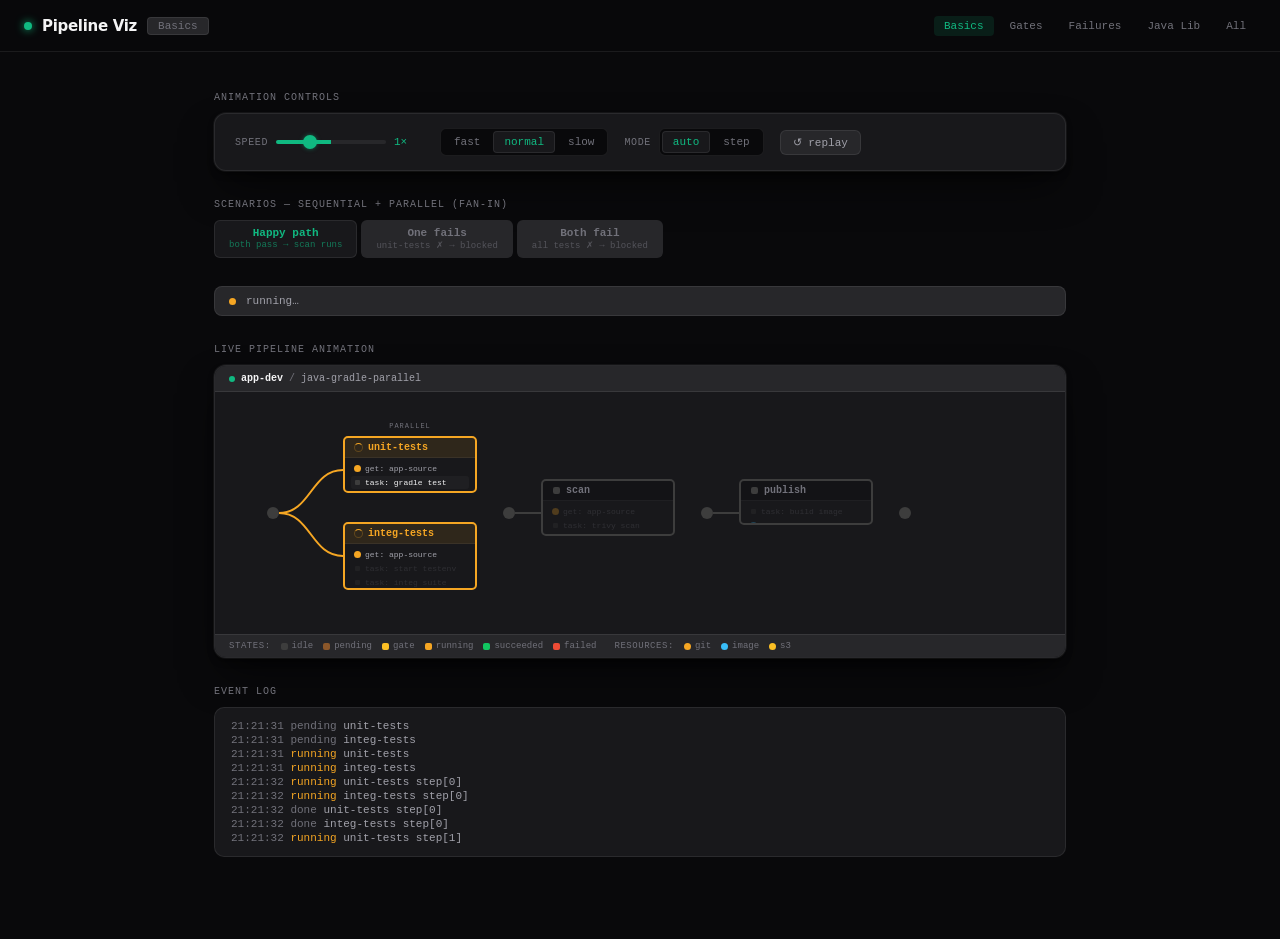
<file: demo/basics.html>
<!DOCTYPE html>
<html lang="en">
<head>
<meta charset="UTF-8"/>
<meta name="viewport" content="width=device-width,initial-scale=1.0"/>
<title>Pipeline Viz — Basics (Sequential + Parallel)</title>
<link rel="stylesheet" href="shared.css"/>
<script src="https://cdnjs.cloudflare.com/ajax/libs/gsap/3.12.5/gsap.min.js"></script>
</head>
<body>

<nav class="nav">
  <div class="nav-left">
    <div class="nav-dot"></div>
    <span class="nav-title">Pipeline Viz</span>
    <span class="nav-badge">Basics</span>
  </div>
  <div class="nav-links">
    <a class="nav-link active" href="basics.html">Basics</a>
    <a class="nav-link" href="gates.html">Gates</a>
    <a class="nav-link" href="failures.html">Failures</a>
    <a class="nav-link" href="java-lib.html">Java Lib</a>
    <a class="nav-link" href="index.html">All</a>
  </div>
</nav>

<div class="main">

  <!-- Controls -->
  <section>
    <div class="sec-title">Animation controls</div>
    <div class="ctrl-panel">
      <div class="ctrl-group">
        <span class="ctrl-lbl">speed</span>
        <input type="range" class="spd-slider" id="spd" min="0.2" max="3" step="0.1" value="1"/>
        <span class="spd-val" id="spd-val">1×</span>
      </div>
      <div class="ctrl-group">
        <div class="pill-grp" id="spd-presets">
          <button class="pill" data-v="0.4">fast</button>
          <button class="pill on" data-v="1">normal</button>
          <button class="pill" data-v="2.5">slow</button>
        </div>
      </div>
      <div class="ctrl-group">
        <span class="ctrl-lbl">mode</span>
        <div class="pill-grp" id="mode-grp">
          <button class="pill on" data-m="auto">auto</button>
          <button class="pill" data-m="manual">step</button>
        </div>
      </div>
      <button class="btn" id="replay-btn">↺ replay</button>
      <button class="btn btn-adv" id="adv-btn">▶ next job</button>
    </div>
  </section>

  <!-- Scenarios -->
  <section>
    <div class="sec-title">Scenarios — Sequential + Parallel (fan-in)</div>
    <div class="sc-tabs" id="sc-tabs">
      <button class="sc-tab on" data-s="happy">
        <span class="sc-name">Happy path</span>
        <span class="sc-sub">both pass → scan runs</span>
      </button>
      <button class="sc-tab" data-s="one-fail">
        <span class="sc-name">One fails</span>
        <span class="sc-sub">unit-tests ✗ → blocked</span>
      </button>
      <button class="sc-tab" data-s="both-fail">
        <span class="sc-name">Both fail</span>
        <span class="sc-sub">all tests ✗ → blocked</span>
      </button>
    </div>
  </section>

  <!-- Status -->
  <div class="status" id="status">
    <div class="s-dot" id="s-dot"></div>
    <span class="s-txt" id="s-txt">initialising…</span>
  </div>

  <!-- Pipeline -->
  <section>
    <div class="sec-title">Live pipeline animation</div>
    <div class="pl-wrap" id="pl-wrap">
      <div class="pv-root" id="pv-root"></div>
    </div>
  </section>

  <!-- Event log -->
  <section>
    <div class="sec-title">Event log</div>
    <div class="evlog" id="evlog">
      <div style="color:var(--subtle)">Waiting for events…</div>
    </div>
  </section>

</div>

<script src="shared.js"></script>
<script>
// ── Scenario data ──
const BASE = {
  name:'java-gradle-parallel', team:'app-dev', color:'#10b981',
  jobs:[
    { name:'unit-tests', parallelGroup:'tests', row:0, duration:1600,
      steps:[
        {label:'get: app-source',    type:'resource',resource_type:'git'},
        {label:'task: gradle test',  type:'task'},
        {label:'task: junit report', type:'task'},
      ]},
    { name:'integ-tests', parallelGroup:'tests', row:1, duration:2600,
      steps:[
        {label:'get: app-source',     type:'resource',resource_type:'git'},
        {label:'task: start testenv', type:'task'},
        {label:'task: integ suite',   type:'task'},
        {label:'task: teardown',      type:'task'},
      ]},
    { name:'scan', depends_on:['unit-tests','integ-tests'], duration:2200,
      steps:[
        {label:'get: app-source',       type:'resource',resource_type:'git'},
        {label:'task: trivy scan',      type:'task'},
        {label:'task: compliance gate', type:'task'},
      ]},
    { name:'publish', depends_on:['scan'], duration:1600,
      steps:[
        {label:'task: build image',type:'task'},
        {label:'put: app-image',   type:'resource',resource_type:'image'},
      ]},
  ]
}

const SCENARIOS = {
  happy: BASE,
  'one-fail': { ...BASE, name:'java-gradle-unit-fail',
    jobs:[ {...BASE.jobs[0],failAtStep:1}, ...BASE.jobs.slice(1) ]},
  'both-fail': { ...BASE, name:'java-gradle-both-fail',
    jobs:[ {...BASE.jobs[0],failAtStep:1}, {...BASE.jobs[1],failAtStep:2}, ...BASE.jobs.slice(2) ]},
}

PV.boot(SCENARIOS, 'happy')
</script>
</body>
</html>
</file>
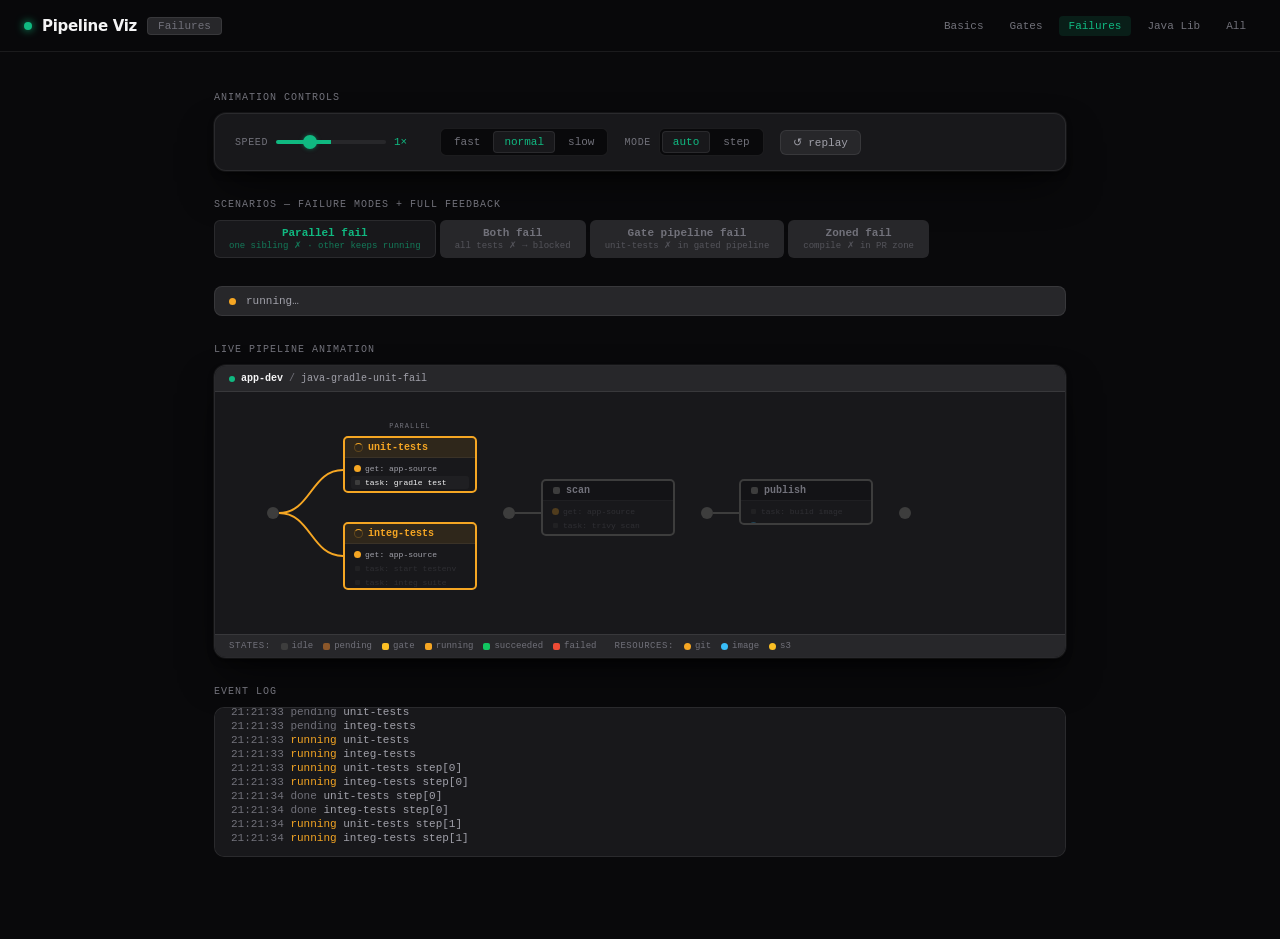
<file: demo/failures.html>
<!DOCTYPE html>
<html lang="en">
<head>
<meta charset="UTF-8"/>
<meta name="viewport" content="width=device-width,initial-scale=1.0"/>
<title>Pipeline Viz — Failures (Failure + Rollback + Full Feedback)</title>
<link rel="stylesheet" href="shared.css"/>
<script src="https://cdnjs.cloudflare.com/ajax/libs/gsap/3.12.5/gsap.min.js"></script>
</head>
<body>

<nav class="nav">
  <div class="nav-left">
    <div class="nav-dot"></div>
    <span class="nav-title">Pipeline Viz</span>
    <span class="nav-badge">Failures</span>
  </div>
  <div class="nav-links">
    <a class="nav-link" href="basics.html">Basics</a>
    <a class="nav-link" href="gates.html">Gates</a>
    <a class="nav-link active" href="failures.html">Failures</a>
    <a class="nav-link" href="java-lib.html">Java Lib</a>
    <a class="nav-link" href="index.html">All</a>
  </div>
</nav>

<div class="main">

  <!-- Controls -->
  <section>
    <div class="sec-title">Animation controls</div>
    <div class="ctrl-panel">
      <div class="ctrl-group">
        <span class="ctrl-lbl">speed</span>
        <input type="range" class="spd-slider" id="spd" min="0.2" max="3" step="0.1" value="1"/>
        <span class="spd-val" id="spd-val">1×</span>
      </div>
      <div class="ctrl-group">
        <div class="pill-grp" id="spd-presets">
          <button class="pill" data-v="0.4">fast</button>
          <button class="pill on" data-v="1">normal</button>
          <button class="pill" data-v="2.5">slow</button>
        </div>
      </div>
      <div class="ctrl-group">
        <span class="ctrl-lbl">mode</span>
        <div class="pill-grp" id="mode-grp">
          <button class="pill on" data-m="auto">auto</button>
          <button class="pill" data-m="manual">step</button>
        </div>
      </div>
      <button class="btn" id="replay-btn">↺ replay</button>
      <button class="btn btn-adv" id="adv-btn">▶ next job</button>
    </div>
  </section>

  <!-- Scenarios -->
  <section>
    <div class="sec-title">Scenarios — Failure modes + Full feedback</div>
    <div class="sc-tabs" id="sc-tabs">
      <button class="sc-tab on" data-s="one-fail">
        <span class="sc-name">Parallel fail</span>
        <span class="sc-sub">one sibling ✗ · other keeps running</span>
      </button>
      <button class="sc-tab" data-s="both-fail">
        <span class="sc-name">Both fail</span>
        <span class="sc-sub">all tests ✗ → blocked</span>
      </button>
      <button class="sc-tab" data-s="dj-test-fail">
        <span class="sc-name">Gate pipeline fail</span>
        <span class="sc-sub">unit-tests ✗ in gated pipeline</span>
      </button>
      <button class="sc-tab" data-s="jl-build-fail">
        <span class="sc-name">Zoned fail</span>
        <span class="sc-sub">compile ✗ in PR zone</span>
      </button>
    </div>
  </section>

  <!-- Status -->
  <div class="status" id="status">
    <div class="s-dot" id="s-dot"></div>
    <span class="s-txt" id="s-txt">initialising…</span>
  </div>

  <!-- Pipeline -->
  <section>
    <div class="sec-title">Live pipeline animation</div>
    <div class="pl-wrap" id="pl-wrap">
      <div class="pv-root" id="pv-root"></div>
    </div>
  </section>

  <!-- Event log -->
  <section>
    <div class="sec-title">Event log</div>
    <div class="evlog" id="evlog">
      <div style="color:var(--subtle)">Waiting for events…</div>
    </div>
  </section>

</div>

<script src="shared.js"></script>
<script>
// ── Basic parallel pipeline (for one-fail, both-fail) ──
const BASIC = {
  name:'java-gradle-parallel', team:'app-dev', color:'#10b981',
  jobs:[
    { name:'unit-tests', parallelGroup:'tests', row:0, duration:1600,
      steps:[
        {label:'get: app-source',    type:'resource',resource_type:'git'},
        {label:'task: gradle test',  type:'task'},
        {label:'task: junit report', type:'task'},
      ]},
    { name:'integ-tests', parallelGroup:'tests', row:1, duration:2600,
      steps:[
        {label:'get: app-source',     type:'resource',resource_type:'git'},
        {label:'task: start testenv', type:'task'},
        {label:'task: integ suite',   type:'task'},
        {label:'task: teardown',      type:'task'},
      ]},
    { name:'scan', depends_on:['unit-tests','integ-tests'], duration:2200,
      steps:[
        {label:'get: app-source',       type:'resource',resource_type:'git'},
        {label:'task: trivy scan',      type:'task'},
        {label:'task: compliance gate', type:'task'},
      ]},
    { name:'publish', depends_on:['scan'], duration:1600,
      steps:[
        {label:'task: build image',type:'task'},
        {label:'put: app-image',   type:'resource',resource_type:'image'},
      ]},
  ]
}

// ── Developer journey base (for dj-test-fail) ──
const DJ_BASE = {
  name:'developer-journey', team:'platform', color:'#a78bfa',
  jobs:[
    { name:'code-push', duration:800,
      steps:[
        {label:'get: source',type:'resource',resource_type:'git'},
        {label:'task: lint',type:'task'},
      ]},
    { name:'unit-tests', parallelGroup:'tests', row:0, depends_on:['code-push'], duration:1600,
      steps:[
        {label:'get: source',type:'resource',resource_type:'git'},
        {label:'task: unit suite',type:'task'},
        {label:'task: coverage',type:'task'},
      ]},
    { name:'integ-tests', parallelGroup:'tests', row:1, depends_on:['code-push'], duration:2200,
      steps:[
        {label:'get: source',type:'resource',resource_type:'git'},
        {label:'task: start env',type:'task'},
        {label:'task: integ suite',type:'task'},
        {label:'task: teardown',type:'task'},
      ]},
    { name:'code-review', depends_on:['unit-tests','integ-tests'], duration:1200, gate:'approval', gateDelay:2000,
      steps:[
        {label:'gate: approval',type:'gate'},
        {label:'task: merge check',type:'task'},
      ]},
    { name:'build-image', depends_on:['code-review'], duration:1400,
      steps:[
        {label:'task: docker build',type:'task'},
        {label:'put: app-image',type:'resource',resource_type:'image'},
      ]},
    { name:'deploy-dev', depends_on:['build-image'], duration:1200,
      steps:[
        {label:'get: app-image',type:'resource',resource_type:'image'},
        {label:'task: helm upgrade',type:'task'},
        {label:'task: health check',type:'task'},
      ]},
    { name:'smoke-tests', parallelGroup:'qa', row:0, depends_on:['deploy-dev'], duration:1800,
      steps:[
        {label:'task: smoke suite',type:'task'},
        {label:'task: api checks',type:'task'},
      ]},
    { name:'qa-signoff', parallelGroup:'qa', row:1, depends_on:['deploy-dev'], duration:2200, gate:'approval', gateDelay:1800,
      steps:[
        {label:'gate: approval',type:'gate'},
        {label:'task: qa checklist',type:'task'},
      ]},
    { name:'deploy-staging', depends_on:['smoke-tests','qa-signoff'], duration:1400,
      steps:[
        {label:'get: app-image',type:'resource',resource_type:'image'},
        {label:'task: helm upgrade',type:'task'},
        {label:'task: verify',type:'task'},
      ]},
    { name:'deploy-prod', depends_on:['deploy-staging'], duration:1600,
      steps:[
        {label:'get: app-image',type:'resource',resource_type:'image'},
        {label:'task: helm upgrade',type:'task'},
        {label:'task: health check',type:'task'},
        {label:'put: notify',type:'resource',resource_type:'notify'},
      ]},
    { name:'notify-slack', fanOutGroup:'notify', row:0, depends_on:['deploy-prod'], duration:800,
      steps:[
        {label:'put: slack',type:'resource',resource_type:'notify'},
      ]},
    { name:'update-dashboard', fanOutGroup:'notify', row:1, depends_on:['deploy-prod'], duration:1000,
      steps:[
        {label:'task: update metrics',type:'task'},
        {label:'put: dashboard',type:'resource',resource_type:'notify'},
      ]},
  ]
}

// ── Java Library base (for jl-build-fail) ──
const JL_BASE = {
  name:'java-lib-publish', team:'platform', color:'#a78bfa',
  zones:[
    { id:'pr', label:'PR \u2014 Feature Branch', color:'#38bdf8' },
    { id:'release', label:'Release \u2014 Main Branch', color:'#10b981' },
  ],
  jobs:[
    { name:'pr-triggered', zone:'pr', timing:'flash',
      steps:[{label:'get: source',type:'resource',resource_type:'git'}]},
    { name:'compile-and-test', zone:'pr', parallelGroup:'checks', row:0,
      depends_on:['pr-triggered'], timing:'slow',
      steps:[
        {label:'task: gradle build',type:'task'},
        {label:'task: unit tests',type:'task'},
        {label:'task: test report',type:'task'},
      ]},
    { name:'code-quality', zone:'pr', parallelGroup:'checks', row:1,
      depends_on:['pr-triggered'], timing:'steady',
      steps:[
        {label:'task: checkstyle',type:'task'},
        {label:'task: spotbugs',type:'task'},
      ]},
    { name:'publish-snapshot', zone:'pr',
      depends_on:['compile-and-test','code-quality'], timing:'steady',
      steps:[
        {label:'task: gradle publish',type:'task'},
        {label:'put: snapshot-jar',type:'resource',resource_type:'s3'},
      ]},
    { name:'report-status', zone:'pr', parallelGroup:'verify', row:0,
      depends_on:['publish-snapshot'], timing:'flash',
      steps:[{label:'task: POST status \u2192 SCM',type:'task'}]},
    { name:'security-scan', zone:'pr', parallelGroup:'verify', row:1,
      depends_on:['publish-snapshot'], timing:'crawl',
      steps:[
        {label:'task: trigger scan API',type:'task'},
        {label:'task: poll results',type:'task'},
      ]},
    { name:'review-gate', zone:'pr',
      depends_on:['report-status','security-scan'],
      timing:'quick', gate:'approval', gateTiming:'slow',
      gateActor:'Reviewers', gateActorColor:'#f472b6',
      steps:[
        {label:'gate: code review',type:'gate'},
        {label:'task: review checklist',type:'task'},
      ]},
    { name:'consumer-test', zone:'pr',
      depends_on:['review-gate'], timing:'slow',
      steps:[
        {label:'get: snapshot-jar',type:'resource',resource_type:'s3'},
        {label:'task: include in downstream',type:'task'},
        {label:'task: gradle test',type:'task'},
      ]},
    { name:'merge-approval', zone:'pr',
      depends_on:['consumer-test'],
      timing:'quick', gate:'approval', gateTiming:'steady',
      gateActor:'CODEOWNERS', gateActorColor:'#60a5fa',
      steps:[{label:'gate: team approval',type:'gate'}]},
    { name:'merge-triggered', zone:'release',
      depends_on:['merge-approval'], timing:'flash',
      steps:[{label:'get: source (main)',type:'resource',resource_type:'git'}]},
    { name:'rebase-check', zone:'release',
      depends_on:['merge-triggered'], timing:'quick',
      steps:[
        {label:'task: check rebase needed',type:'task'},
        {label:'task: fast-forward merge',type:'task'},
      ]},
    { name:'release-build', zone:'release', parallelGroup:'release-prep', row:0,
      depends_on:['rebase-check'], timing:'slow',
      steps:[
        {label:'task: gradle build',type:'task'},
        {label:'task: full test suite',type:'task'},
      ]},
    { name:'changelog', zone:'release', parallelGroup:'release-prep', row:1,
      depends_on:['rebase-check'], timing:'quick',
      steps:[{label:'task: generate changelog',type:'task'}]},
    { name:'set-semver', zone:'release',
      depends_on:['release-build','changelog'], timing:'flash',
      steps:[
        {label:'task: determine bump',type:'task'},
        {label:'task: set version',type:'task'},
      ]},
    { name:'publish-release', zone:'release',
      depends_on:['set-semver'], timing:'steady',
      steps:[
        {label:'task: gradle publish',type:'task'},
        {label:'put: release-jar',type:'resource',resource_type:'s3'},
      ]},
    { name:'notify-teams', zone:'release', fanOutGroup:'post-release', row:0,
      depends_on:['publish-release'], timing:'flash',
      steps:[{label:'put: slack',type:'resource',resource_type:'notify'}]},
    { name:'tag-release', zone:'release', fanOutGroup:'post-release', row:1,
      depends_on:['publish-release'], timing:'quick',
      steps:[
        {label:'task: git tag',type:'task'},
        {label:'task: push tag',type:'task'},
      ]},
  ]
}

const SCENARIOS = {
  'one-fail': { ...BASIC, name:'java-gradle-unit-fail',
    jobs:[ {...BASIC.jobs[0],failAtStep:1}, ...BASIC.jobs.slice(1) ]},
  'both-fail': { ...BASIC, name:'java-gradle-both-fail',
    jobs:[ {...BASIC.jobs[0],failAtStep:1}, {...BASIC.jobs[1],failAtStep:2}, ...BASIC.jobs.slice(2) ]},
  'dj-test-fail': { ...DJ_BASE, name:'dj-test-fails',
    jobs: DJ_BASE.jobs.map(j => j.name==='unit-tests' ? {...j, failAtStep:1} : j) },
  'jl-build-fail': { ...JL_BASE, name:'jl-build-fails',
    jobs: JL_BASE.jobs.map(j => j.name==='compile-and-test' ? {...j, failAtStep:1} : j) },
}

PV.boot(SCENARIOS, 'one-fail')
</script>
</body>
</html>
</file>
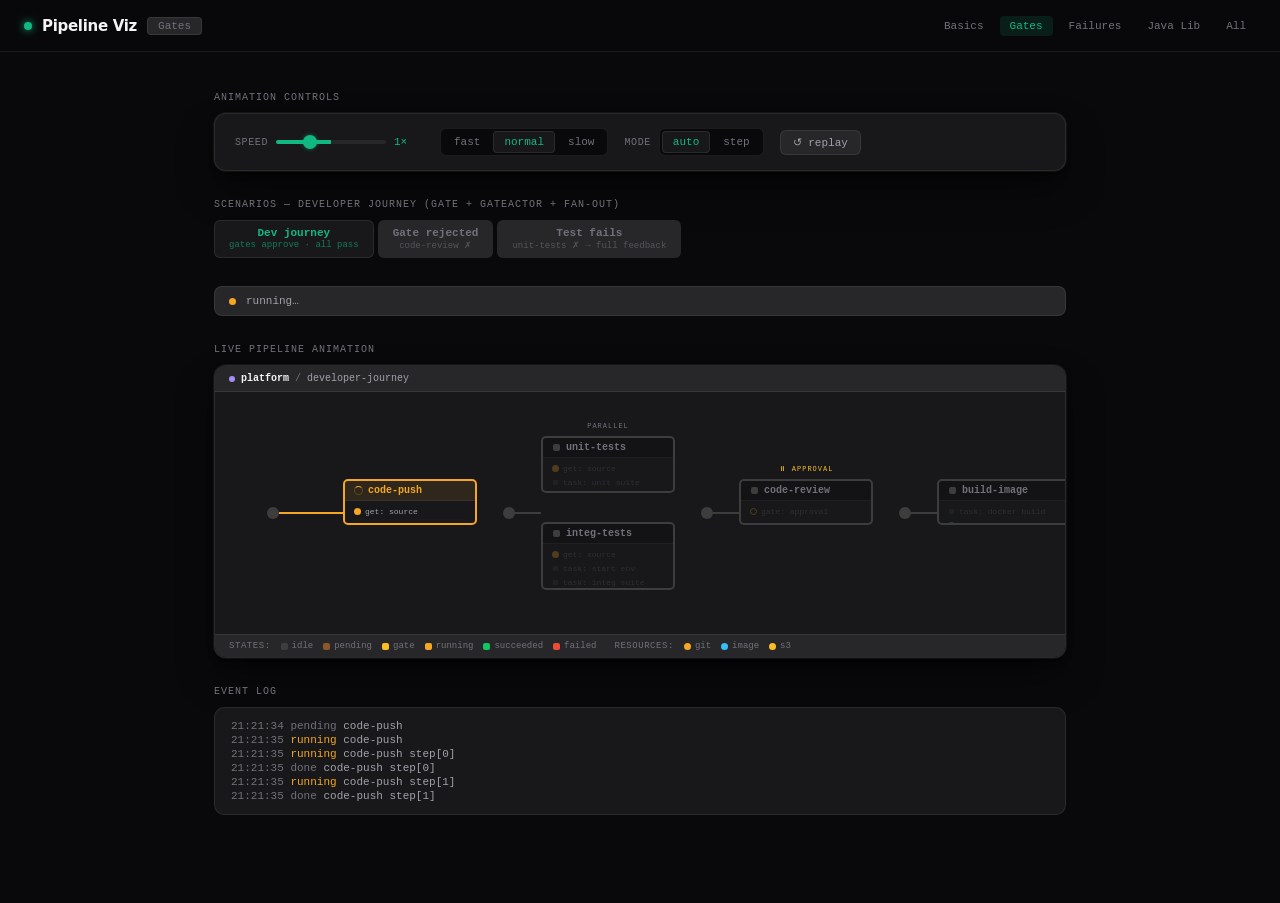
<file: demo/gates.html>
<!DOCTYPE html>
<html lang="en">
<head>
<meta charset="UTF-8"/>
<meta name="viewport" content="width=device-width,initial-scale=1.0"/>
<title>Pipeline Viz — Gates (Gate + gateActor + Fan-out)</title>
<link rel="stylesheet" href="shared.css"/>
<script src="https://cdnjs.cloudflare.com/ajax/libs/gsap/3.12.5/gsap.min.js"></script>
</head>
<body>

<nav class="nav">
  <div class="nav-left">
    <div class="nav-dot"></div>
    <span class="nav-title">Pipeline Viz</span>
    <span class="nav-badge">Gates</span>
  </div>
  <div class="nav-links">
    <a class="nav-link" href="basics.html">Basics</a>
    <a class="nav-link active" href="gates.html">Gates</a>
    <a class="nav-link" href="failures.html">Failures</a>
    <a class="nav-link" href="java-lib.html">Java Lib</a>
    <a class="nav-link" href="index.html">All</a>
  </div>
</nav>

<div class="main">

  <!-- Controls -->
  <section>
    <div class="sec-title">Animation controls</div>
    <div class="ctrl-panel">
      <div class="ctrl-group">
        <span class="ctrl-lbl">speed</span>
        <input type="range" class="spd-slider" id="spd" min="0.2" max="3" step="0.1" value="1"/>
        <span class="spd-val" id="spd-val">1×</span>
      </div>
      <div class="ctrl-group">
        <div class="pill-grp" id="spd-presets">
          <button class="pill" data-v="0.4">fast</button>
          <button class="pill on" data-v="1">normal</button>
          <button class="pill" data-v="2.5">slow</button>
        </div>
      </div>
      <div class="ctrl-group">
        <span class="ctrl-lbl">mode</span>
        <div class="pill-grp" id="mode-grp">
          <button class="pill on" data-m="auto">auto</button>
          <button class="pill" data-m="manual">step</button>
        </div>
      </div>
      <button class="btn" id="replay-btn">↺ replay</button>
      <button class="btn btn-adv" id="adv-btn">▶ next job</button>
    </div>
  </section>

  <!-- Scenarios -->
  <section>
    <div class="sec-title">Scenarios — Developer journey (gate + gateActor + fan-out)</div>
    <div class="sc-tabs" id="sc-tabs">
      <button class="sc-tab on" data-s="dj-happy">
        <span class="sc-name">Dev journey</span>
        <span class="sc-sub">gates approve · all pass</span>
      </button>
      <button class="sc-tab" data-s="dj-gate-reject">
        <span class="sc-name">Gate rejected</span>
        <span class="sc-sub">code-review ✗</span>
      </button>
      <button class="sc-tab" data-s="dj-test-fail">
        <span class="sc-name">Test fails</span>
        <span class="sc-sub">unit-tests ✗ → full feedback</span>
      </button>
    </div>
  </section>

  <!-- Status -->
  <div class="status" id="status">
    <div class="s-dot" id="s-dot"></div>
    <span class="s-txt" id="s-txt">initialising…</span>
  </div>

  <!-- Pipeline -->
  <section>
    <div class="sec-title">Live pipeline animation</div>
    <div class="pl-wrap" id="pl-wrap">
      <div class="pv-root" id="pv-root"></div>
    </div>
  </section>

  <!-- Event log -->
  <section>
    <div class="sec-title">Event log</div>
    <div class="evlog" id="evlog">
      <div style="color:var(--subtle)">Waiting for events…</div>
    </div>
  </section>

</div>

<script src="shared.js"></script>
<script>
// ── Scenario data ──
const DJ_BASE = {
  name:'developer-journey', team:'platform', color:'#a78bfa',
  jobs:[
    { name:'code-push', duration:800,
      steps:[
        {label:'get: source',type:'resource',resource_type:'git'},
        {label:'task: lint',type:'task'},
      ]},
    { name:'unit-tests', parallelGroup:'tests', row:0, depends_on:['code-push'], duration:1600,
      steps:[
        {label:'get: source',type:'resource',resource_type:'git'},
        {label:'task: unit suite',type:'task'},
        {label:'task: coverage',type:'task'},
      ]},
    { name:'integ-tests', parallelGroup:'tests', row:1, depends_on:['code-push'], duration:2200,
      steps:[
        {label:'get: source',type:'resource',resource_type:'git'},
        {label:'task: start env',type:'task'},
        {label:'task: integ suite',type:'task'},
        {label:'task: teardown',type:'task'},
      ]},
    { name:'code-review', depends_on:['unit-tests','integ-tests'], duration:1200, gate:'approval', gateDelay:2000,
      steps:[
        {label:'gate: approval',type:'gate'},
        {label:'task: merge check',type:'task'},
      ]},
    { name:'build-image', depends_on:['code-review'], duration:1400,
      steps:[
        {label:'task: docker build',type:'task'},
        {label:'put: app-image',type:'resource',resource_type:'image'},
      ]},
    { name:'deploy-dev', depends_on:['build-image'], duration:1200,
      steps:[
        {label:'get: app-image',type:'resource',resource_type:'image'},
        {label:'task: helm upgrade',type:'task'},
        {label:'task: health check',type:'task'},
      ]},
    { name:'smoke-tests', parallelGroup:'qa', row:0, depends_on:['deploy-dev'], duration:1800,
      steps:[
        {label:'task: smoke suite',type:'task'},
        {label:'task: api checks',type:'task'},
      ]},
    { name:'qa-signoff', parallelGroup:'qa', row:1, depends_on:['deploy-dev'], duration:2200, gate:'approval', gateDelay:1800,
      steps:[
        {label:'gate: approval',type:'gate'},
        {label:'task: qa checklist',type:'task'},
      ]},
    { name:'deploy-staging', depends_on:['smoke-tests','qa-signoff'], duration:1400,
      steps:[
        {label:'get: app-image',type:'resource',resource_type:'image'},
        {label:'task: helm upgrade',type:'task'},
        {label:'task: verify',type:'task'},
      ]},
    { name:'deploy-prod', depends_on:['deploy-staging'], duration:1600,
      steps:[
        {label:'get: app-image',type:'resource',resource_type:'image'},
        {label:'task: helm upgrade',type:'task'},
        {label:'task: health check',type:'task'},
        {label:'put: notify',type:'resource',resource_type:'notify'},
      ]},
    { name:'notify-slack', fanOutGroup:'notify', row:0, depends_on:['deploy-prod'], duration:800,
      steps:[
        {label:'put: slack',type:'resource',resource_type:'notify'},
      ]},
    { name:'update-dashboard', fanOutGroup:'notify', row:1, depends_on:['deploy-prod'], duration:1000,
      steps:[
        {label:'task: update metrics',type:'task'},
        {label:'put: dashboard',type:'resource',resource_type:'notify'},
      ]},
  ]
}

const SCENARIOS = {
  'dj-happy': DJ_BASE,
  'dj-gate-reject': { ...DJ_BASE, name:'dj-gate-rejected',
    jobs: DJ_BASE.jobs.map(j => j.name==='code-review' ? {...j, failAtStep:0} : j) },
  'dj-test-fail': { ...DJ_BASE, name:'dj-test-fails',
    jobs: DJ_BASE.jobs.map(j => j.name==='unit-tests' ? {...j, failAtStep:1} : j) },
}

PV.boot(SCENARIOS, 'dj-happy')
</script>
</body>
</html>
</file>
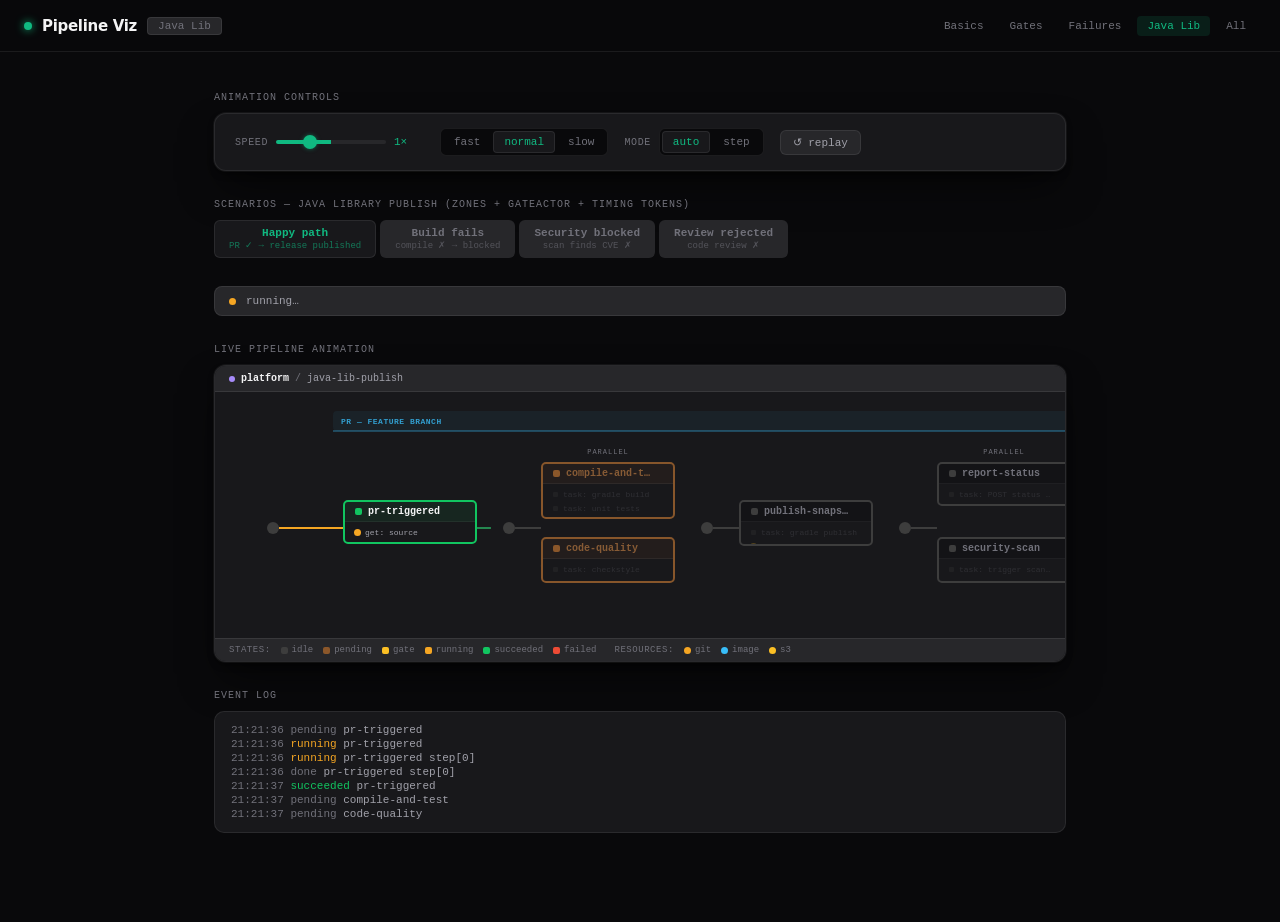
<file: demo/java-lib.html>
<!DOCTYPE html>
<html lang="en">
<head>
<meta charset="UTF-8"/>
<meta name="viewport" content="width=device-width,initial-scale=1.0"/>
<title>Pipeline Viz — Java Library Publish (Zones + Timing Tokens)</title>
<link rel="stylesheet" href="shared.css"/>
<script src="https://cdnjs.cloudflare.com/ajax/libs/gsap/3.12.5/gsap.min.js"></script>
</head>
<body>

<nav class="nav">
  <div class="nav-left">
    <div class="nav-dot"></div>
    <span class="nav-title">Pipeline Viz</span>
    <span class="nav-badge">Java Lib</span>
  </div>
  <div class="nav-links">
    <a class="nav-link" href="basics.html">Basics</a>
    <a class="nav-link" href="gates.html">Gates</a>
    <a class="nav-link" href="failures.html">Failures</a>
    <a class="nav-link active" href="java-lib.html">Java Lib</a>
    <a class="nav-link" href="index.html">All</a>
  </div>
</nav>

<div class="main">

  <!-- Controls -->
  <section>
    <div class="sec-title">Animation controls</div>
    <div class="ctrl-panel">
      <div class="ctrl-group">
        <span class="ctrl-lbl">speed</span>
        <input type="range" class="spd-slider" id="spd" min="0.2" max="3" step="0.1" value="1"/>
        <span class="spd-val" id="spd-val">1×</span>
      </div>
      <div class="ctrl-group">
        <div class="pill-grp" id="spd-presets">
          <button class="pill" data-v="0.4">fast</button>
          <button class="pill on" data-v="1">normal</button>
          <button class="pill" data-v="2.5">slow</button>
        </div>
      </div>
      <div class="ctrl-group">
        <span class="ctrl-lbl">mode</span>
        <div class="pill-grp" id="mode-grp">
          <button class="pill on" data-m="auto">auto</button>
          <button class="pill" data-m="manual">step</button>
        </div>
      </div>
      <button class="btn" id="replay-btn">↺ replay</button>
      <button class="btn btn-adv" id="adv-btn">▶ next job</button>
    </div>
  </section>

  <!-- Scenarios -->
  <section>
    <div class="sec-title">Scenarios — Java Library Publish (zones + gateActor + timing tokens)</div>
    <div class="sc-tabs" id="sc-tabs">
      <button class="sc-tab on" data-s="jl-happy">
        <span class="sc-name">Happy path</span>
        <span class="sc-sub">PR ✓ → release published</span>
      </button>
      <button class="sc-tab" data-s="jl-build-fail">
        <span class="sc-name">Build fails</span>
        <span class="sc-sub">compile ✗ → blocked</span>
      </button>
      <button class="sc-tab" data-s="jl-security-block">
        <span class="sc-name">Security blocked</span>
        <span class="sc-sub">scan finds CVE ✗</span>
      </button>
      <button class="sc-tab" data-s="jl-review-reject">
        <span class="sc-name">Review rejected</span>
        <span class="sc-sub">code review ✗</span>
      </button>
    </div>
  </section>

  <!-- Status -->
  <div class="status" id="status">
    <div class="s-dot" id="s-dot"></div>
    <span class="s-txt" id="s-txt">initialising…</span>
  </div>

  <!-- Pipeline -->
  <section>
    <div class="sec-title">Live pipeline animation</div>
    <div class="pl-wrap" id="pl-wrap">
      <div class="pv-root" id="pv-root"></div>
    </div>
  </section>

  <!-- Event log -->
  <section>
    <div class="sec-title">Event log</div>
    <div class="evlog" id="evlog">
      <div style="color:var(--subtle)">Waiting for events…</div>
    </div>
  </section>

</div>

<script src="shared.js"></script>
<script>
// ── Scenario data ──
const JL_BASE = {
  name:'java-lib-publish', team:'platform', color:'#a78bfa',
  zones:[
    { id:'pr', label:'PR \u2014 Feature Branch', color:'#38bdf8' },
    { id:'release', label:'Release \u2014 Main Branch', color:'#10b981' },
  ],
  jobs:[
    // ── PR ZONE ──
    { name:'pr-triggered', zone:'pr', timing:'flash',
      steps:[
        {label:'get: source',type:'resource',resource_type:'git'},
      ]},
    { name:'compile-and-test', zone:'pr', parallelGroup:'checks', row:0,
      depends_on:['pr-triggered'], timing:'slow',
      steps:[
        {label:'task: gradle build',type:'task'},
        {label:'task: unit tests',type:'task'},
        {label:'task: test report',type:'task'},
      ]},
    { name:'code-quality', zone:'pr', parallelGroup:'checks', row:1,
      depends_on:['pr-triggered'], timing:'steady',
      steps:[
        {label:'task: checkstyle',type:'task'},
        {label:'task: spotbugs',type:'task'},
      ]},
    { name:'publish-snapshot', zone:'pr',
      depends_on:['compile-and-test','code-quality'], timing:'steady',
      steps:[
        {label:'task: gradle publish',type:'task'},
        {label:'put: snapshot-jar',type:'resource',resource_type:'s3'},
      ]},
    { name:'report-status', zone:'pr', parallelGroup:'verify', row:0,
      depends_on:['publish-snapshot'], timing:'flash',
      steps:[
        {label:'task: POST status \u2192 SCM',type:'task'},
      ]},
    { name:'security-scan', zone:'pr', parallelGroup:'verify', row:1,
      depends_on:['publish-snapshot'], timing:'crawl',
      steps:[
        {label:'task: trigger scan API',type:'task'},
        {label:'task: poll results',type:'task'},
      ]},
    { name:'review-gate', zone:'pr',
      depends_on:['report-status','security-scan'],
      timing:'quick', gate:'approval', gateTiming:'slow',
      gateActor:'Reviewers', gateActorColor:'#f472b6',
      steps:[
        {label:'gate: code review',type:'gate'},
        {label:'task: review checklist',type:'task'},
      ]},
    { name:'consumer-test', zone:'pr',
      depends_on:['review-gate'], timing:'slow',
      steps:[
        {label:'get: snapshot-jar',type:'resource',resource_type:'s3'},
        {label:'task: include in downstream',type:'task'},
        {label:'task: gradle test',type:'task'},
      ]},
    { name:'merge-approval', zone:'pr',
      depends_on:['consumer-test'],
      timing:'quick', gate:'approval', gateTiming:'steady',
      gateActor:'CODEOWNERS', gateActorColor:'#60a5fa',
      steps:[
        {label:'gate: team approval',type:'gate'},
      ]},
    // ── RELEASE ZONE ──
    { name:'merge-triggered', zone:'release',
      depends_on:['merge-approval'], timing:'flash',
      steps:[
        {label:'get: source (main)',type:'resource',resource_type:'git'},
      ]},
    { name:'rebase-check', zone:'release',
      depends_on:['merge-triggered'], timing:'quick',
      steps:[
        {label:'task: check rebase needed',type:'task'},
        {label:'task: fast-forward merge',type:'task'},
      ]},
    { name:'release-build', zone:'release', parallelGroup:'release-prep', row:0,
      depends_on:['rebase-check'], timing:'slow',
      steps:[
        {label:'task: gradle build',type:'task'},
        {label:'task: full test suite',type:'task'},
      ]},
    { name:'changelog', zone:'release', parallelGroup:'release-prep', row:1,
      depends_on:['rebase-check'], timing:'quick',
      steps:[
        {label:'task: generate changelog',type:'task'},
      ]},
    { name:'set-semver', zone:'release',
      depends_on:['release-build','changelog'], timing:'flash',
      steps:[
        {label:'task: determine bump',type:'task'},
        {label:'task: set version',type:'task'},
      ]},
    { name:'publish-release', zone:'release',
      depends_on:['set-semver'], timing:'steady',
      steps:[
        {label:'task: gradle publish',type:'task'},
        {label:'put: release-jar',type:'resource',resource_type:'s3'},
      ]},
    { name:'notify-teams', zone:'release', fanOutGroup:'post-release', row:0,
      depends_on:['publish-release'], timing:'flash',
      steps:[
        {label:'put: slack',type:'resource',resource_type:'notify'},
      ]},
    { name:'tag-release', zone:'release', fanOutGroup:'post-release', row:1,
      depends_on:['publish-release'], timing:'quick',
      steps:[
        {label:'task: git tag',type:'task'},
        {label:'task: push tag',type:'task'},
      ]},
  ]
}

const SCENARIOS = {
  'jl-happy': JL_BASE,
  'jl-build-fail': { ...JL_BASE, name:'jl-build-fails',
    jobs: JL_BASE.jobs.map(j => j.name==='compile-and-test' ? {...j, failAtStep:1} : j) },
  'jl-security-block': { ...JL_BASE, name:'jl-security-blocked',
    jobs: JL_BASE.jobs.map(j => j.name==='security-scan' ? {...j, failAtStep:1} : j) },
  'jl-review-reject': { ...JL_BASE, name:'jl-review-rejected',
    jobs: JL_BASE.jobs.map(j => j.name==='review-gate' ? {...j, failAtStep:0} : j) },
}

PV.boot(SCENARIOS, 'jl-happy')
</script>
</body>
</html>
</file>
<file: demo/shared.css>
/* Pipeline Viz — shared styles */
*,*::before,*::after{box-sizing:border-box;margin:0;padding:0}
:root{
  --bg:#09090b;--surface:#18181b;--surface-high:#27272a;
  --border:rgba(255,255,255,0.08);--text:#f4f4f5;--muted:#a1a1aa;--subtle:#71717a;
  --accent:#10b981;--accent-dim:rgba(16,185,129,0.12);
  --font-sans:'IBM Plex Sans',ui-sans-serif,system-ui,sans-serif;
  --font-mono:'JetBrains Mono',ui-monospace,monospace;
  --shadow:0 0 0 1px rgba(255,255,255,0.05),0 4px 6px -1px rgba(0,0,0,0.5),0 20px 40px -8px rgba(0,0,0,0.6);
}
body{background:var(--bg);color:var(--text);font-family:var(--font-sans);min-height:100vh}
a{color:inherit;text-decoration:none}
.nav{position:sticky;top:0;z-index:100;background:rgba(9,9,11,.9);backdrop-filter:blur(12px);border-bottom:1px solid var(--border);padding:0 24px;height:52px;display:flex;align-items:center;justify-content:space-between}
.nav-left{display:flex;align-items:center;gap:10px}
.nav-dot{width:8px;height:8px;border-radius:50%;background:var(--accent);box-shadow:0 0 8px var(--accent)}
.nav-title{font-size:15px;font-weight:600;letter-spacing:-.02em}
.nav-badge{font-size:11px;font-family:var(--font-mono);background:var(--surface-high);border:1px solid var(--border);padding:2px 10px;border-radius:4px;color:var(--subtle)}
.nav-links{display:flex;align-items:center;gap:6px}
.nav-link{font-size:11px;font-family:var(--font-mono);color:var(--subtle);padding:4px 10px;border-radius:4px;transition:color .15s}
.nav-link:hover{color:var(--text)}
.nav-link.active{color:var(--accent);background:var(--accent-dim)}
.main{max-width:900px;margin:0 auto;padding:40px 24px 80px;display:flex;flex-direction:column;gap:28px}
.sec-title{font-size:10px;font-family:var(--font-mono);color:var(--subtle);text-transform:uppercase;letter-spacing:.1em;margin-bottom:10px}
/* Tier diagram */
.tier-grid{display:grid;grid-template-columns:repeat(3,1fr);gap:12px}
.tier-card{background:var(--surface);border:1px solid var(--border);border-radius:10px;padding:14px 16px;display:flex;flex-direction:column;gap:6px}
.tier-num{font-size:9px;font-family:var(--font-mono);color:var(--subtle);text-transform:uppercase;letter-spacing:.08em}
.tier-name{font-size:14px;font-weight:600;color:var(--text)}
.tier-file{font-size:11px;font-family:var(--font-mono);color:var(--accent)}
.tier-row{font-size:11px;color:var(--muted);display:flex;gap:6px;line-height:1.5}
.tier-row b{color:var(--subtle);font-weight:400;flex-shrink:0}
/* Controls */
.ctrl-panel{background:var(--surface);border:1px solid var(--border);border-radius:12px;padding:14px 20px;display:flex;align-items:center;gap:16px;flex-wrap:wrap;box-shadow:var(--shadow)}
.ctrl-group{display:flex;align-items:center;gap:8px}
.ctrl-lbl{font-size:10px;font-family:var(--font-mono);color:var(--subtle);text-transform:uppercase;letter-spacing:.06em}
.pill-grp{display:flex;gap:2px;background:var(--bg);border:1px solid var(--border);border-radius:6px;padding:2px}
.pill{font-size:11px;font-family:var(--font-mono);padding:4px 10px;border-radius:4px;border:1px solid transparent;cursor:pointer;background:transparent;color:var(--subtle);transition:all .15s}
.pill.on{background:var(--surface);border-color:var(--border);color:var(--accent)}
.pill:hover:not(.on){color:var(--text)}
.spd-slider{-webkit-appearance:none;appearance:none;width:110px;height:4px;border-radius:2px;background:linear-gradient(to right,var(--accent) 0%,var(--accent) 50%,var(--surface-high) 50%);outline:none;cursor:pointer}
.spd-slider::-webkit-slider-thumb{-webkit-appearance:none;width:14px;height:14px;border-radius:50%;background:var(--accent);cursor:pointer;box-shadow:0 0 4px rgba(16,185,129,.5)}
.spd-val{font-size:11px;font-family:var(--font-mono);color:var(--accent);min-width:30px}
.btn{font-size:11px;font-family:var(--font-mono);color:var(--muted);background:var(--surface-high);border:1px solid var(--border);padding:5px 12px;border-radius:6px;cursor:pointer;transition:all .15s}
.btn:hover{color:var(--text)}
.btn-adv{color:var(--accent);background:var(--accent-dim);border-color:rgba(16,185,129,.3);display:none}
.btn-adv.show{display:inline-flex;align-items:center;gap:5px}
/* Scenario tabs */
.sc-tabs{display:flex;gap:4px;flex-wrap:wrap}
.sc-tab{display:flex;flex-direction:column;align-items:center;gap:1px;padding:6px 14px;border-radius:6px;cursor:pointer;background:var(--surface-high);color:var(--subtle);border:1px solid transparent;transition:all .15s;font-family:var(--font-mono)}
.sc-tab.on{background:var(--surface);border-color:var(--border);color:var(--accent)}
.sc-tab:hover:not(.on){color:var(--text)}
.sc-name{font-size:11px;font-weight:600}
.sc-sub{font-size:9px;opacity:.6}
/* Status */
.status{display:flex;align-items:center;gap:10px;padding:8px 14px;background:var(--surface-high);border:1px solid var(--border);border-radius:8px;font-family:var(--font-mono);font-size:11px;transition:all .3s}
.s-dot{width:7px;height:7px;border-radius:50%;flex-shrink:0;background:#3d3d3d;transition:background .3s}
.s-txt{color:var(--muted)}
.status.ok{border-color:rgba(17,197,96,.2);background:rgba(17,197,96,.05)}
.status.ok .s-txt{color:#11c560}
.status.fail{border-color:rgba(237,75,53,.2);background:rgba(237,75,53,.05)}
.status.fail .s-txt{color:#ed4b35}
/* Pipeline wrapper */
.pl-wrap{background:var(--surface);border:1px solid var(--border);border-radius:12px;overflow:hidden;box-shadow:var(--shadow)}
/* Event log */
.evlog{background:var(--surface);border:1px solid var(--border);border-radius:10px;padding:12px 16px;max-height:150px;overflow-y:auto;font-family:var(--font-mono);font-size:11px;display:flex;flex-direction:column;gap:2px}
@keyframes pv-spin{to{transform:rotate(360deg)}}
@keyframes pv-pulse{0%,100%{opacity:1}50%{opacity:.3}}
@keyframes pv-gate-pulse{0%,100%{box-shadow:0 0 8px rgba(251,191,36,.4)}50%{box-shadow:0 0 18px rgba(251,191,36,.7)}}
.g-dot-j{width:7px;height:7px;border-radius:50%;border:1.5px solid #fbbf24;background:transparent;flex-shrink:0}
/* Pipeline component styles */
.pv-root{font-family:var(--font-mono)}
.pv-header{padding:7px 14px;background:var(--surface-high);border-bottom:1px solid var(--border);display:flex;align-items:center;gap:6px}
.pv-dot{width:6px;height:6px;border-radius:50%;flex-shrink:0}
.pv-team{font-size:10px;font-weight:600;color:var(--text)}
.pv-sep{font-size:10px;color:var(--subtle)}
.pv-name{font-size:10px;color:var(--muted)}
.pv-svg-scroll{overflow-x:auto;padding:16px}
.pv-svg-scroll svg{display:block;overflow:visible}
/* Job boxes inside SVG foreignObject */
.job-box{border:2px solid #3d3d3d;border-radius:5px;overflow:hidden;background:var(--surface);transition:border-color .3s}
.job-header{padding:4px 8px;background:rgba(0,0,0,.2);border-bottom:1px solid rgba(255,255,255,.05);display:flex;align-items:center;gap:5px;transition:background .3s}
.state-wrap{width:10px;height:10px;position:relative;flex-shrink:0;display:flex;align-items:center;justify-content:center}
.s-dot-j{width:7px;height:7px;border-radius:2px;background:#3d3d3d;transition:background .3s,border-radius .2s}
.spinner-j{width:9px;height:9px;border-radius:50%;border:1.5px solid rgba(245,166,35,.25);border-top-color:#f5a623;position:absolute;opacity:0;animation:pv-spin .7s linear infinite}
.job-name-j{font-size:10px;font-weight:600;color:#71717a;white-space:nowrap;overflow:hidden;text-overflow:ellipsis;max-width:90px;transition:color .3s}
.job-steps-j{padding:4px 6px;display:flex;flex-direction:column;gap:1px}
.step-row-j{display:flex;align-items:center;gap:4px;padding:2px 3px;border-radius:3px;opacity:.25;transition:opacity .2s,background .2s}
.rc-dot-j{width:7px;height:7px;border-radius:50%;flex-shrink:0}
.t-dot-j{width:5px;height:5px;border-radius:1px;background:#3d3d3d;flex-shrink:0;margin:1px}
.step-lbl-j{font-size:8px;color:#71717a;white-space:nowrap;overflow:hidden;text-overflow:ellipsis;max-width:96px;transition:color .2s}
.pv-legend{display:flex;align-items:center;gap:10px;flex-wrap:wrap;padding:6px 14px;background:var(--surface-high);border-top:1px solid var(--border);font-size:9px}
.leg-t{color:var(--subtle);text-transform:uppercase;letter-spacing:.06em}
.leg-i{display:flex;align-items:center;gap:4px}
.leg-d{width:7px;height:7px;border-radius:2px}
.leg-d.rnd{border-radius:50%}
.leg-i span{color:var(--subtle)}
/* Landing page cards */
.card-grid{display:grid;grid-template-columns:repeat(2,1fr);gap:16px}
.card{background:var(--surface);border:1px solid var(--border);border-radius:12px;padding:20px 24px;display:flex;flex-direction:column;gap:8px;transition:all .2s;box-shadow:var(--shadow)}
.card:hover{border-color:rgba(16,185,129,.3);transform:translateY(-2px)}
.card-title{font-size:15px;font-weight:600;color:var(--text);display:flex;align-items:center;gap:8px}
.card-badge{font-size:9px;font-family:var(--font-mono);color:var(--accent);background:var(--accent-dim);padding:2px 8px;border-radius:4px;text-transform:uppercase;letter-spacing:.06em}
.card-desc{font-size:12px;color:var(--muted);line-height:1.5}
.card-prims{display:flex;gap:4px;flex-wrap:wrap;margin-top:4px}
.card-prim{font-size:9px;font-family:var(--font-mono);color:var(--subtle);background:var(--surface-high);padding:2px 8px;border-radius:3px}
</file>
